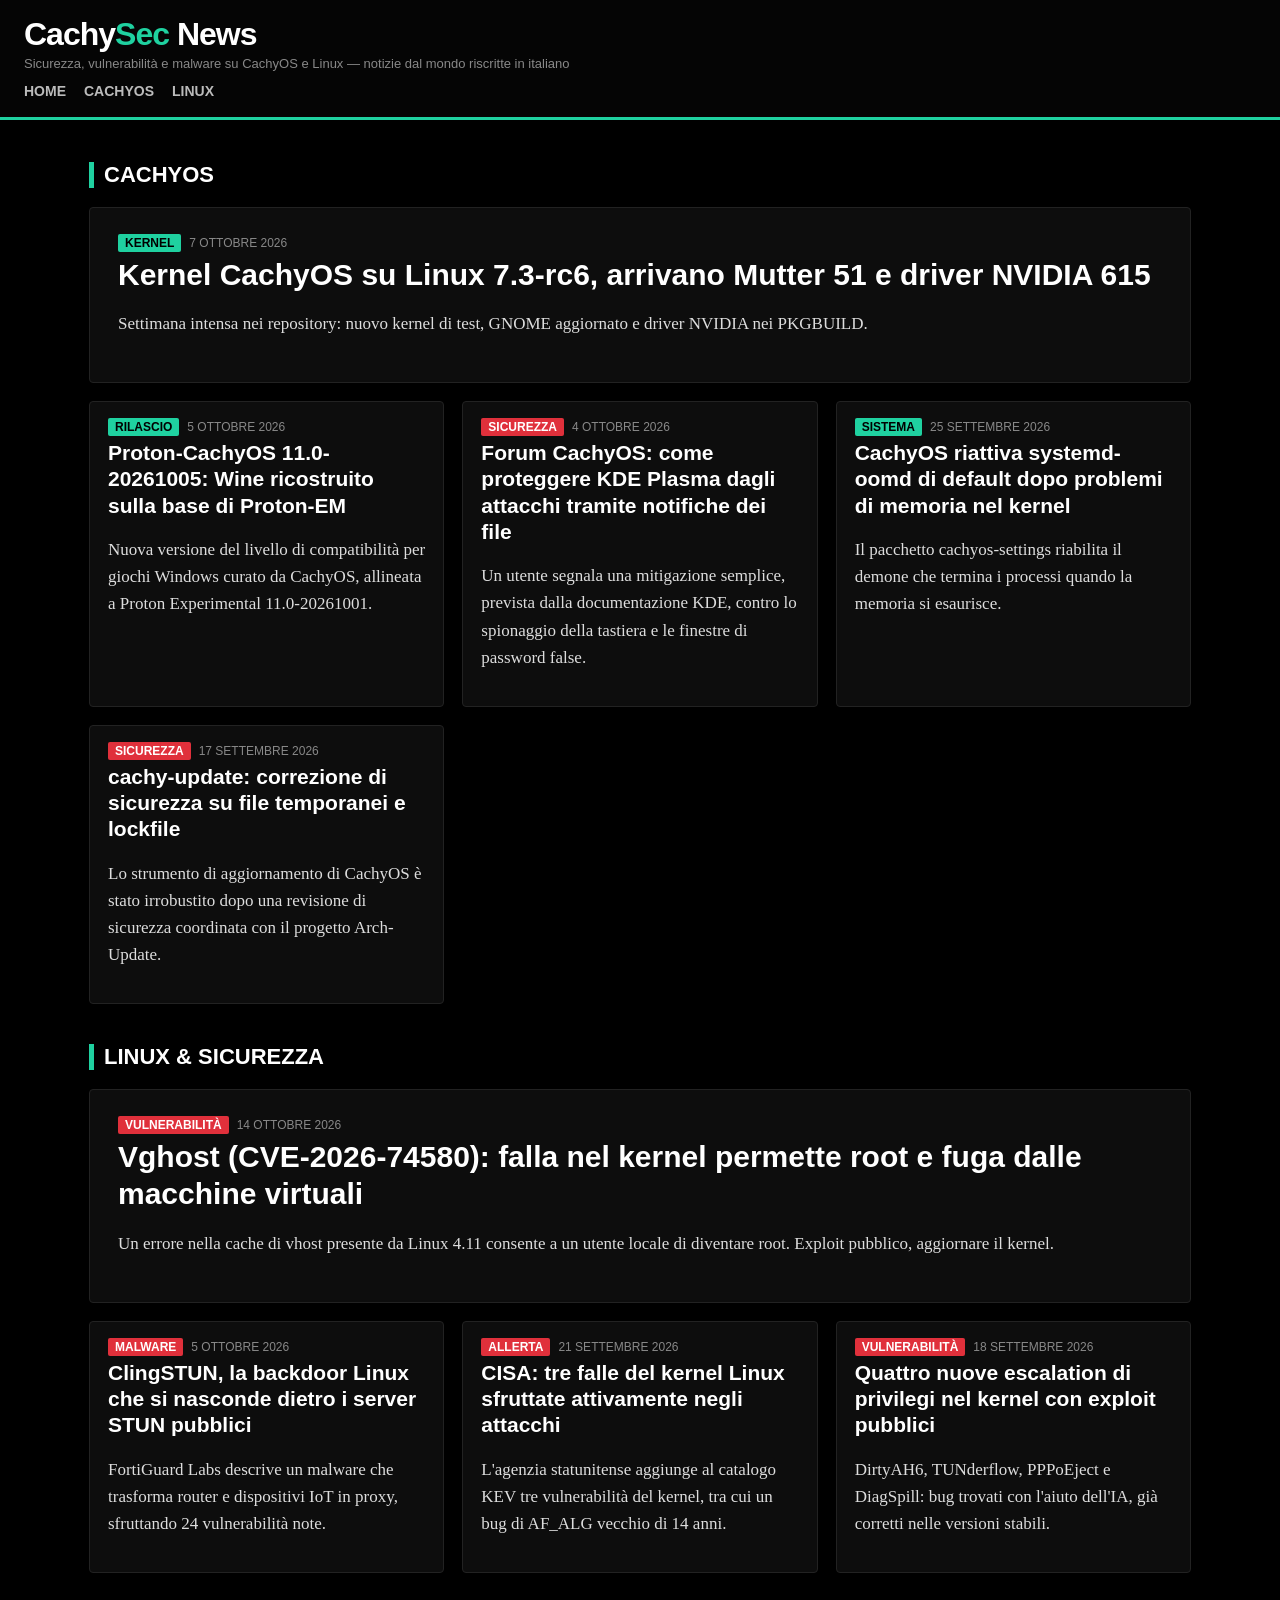
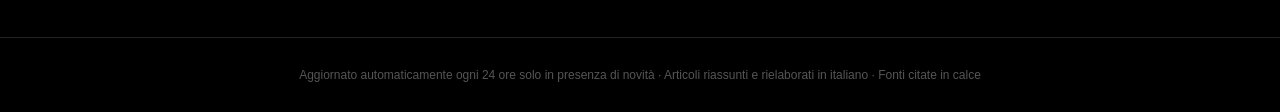
<file: docs/index.html>
<!doctype html><html lang="it"><head><meta charset="utf-8"><meta name="viewport" content="width=device-width,initial-scale=1"><title>CachySec News – Sicurezza CachyOS e Linux</title><link rel="stylesheet" href="style.css"></head><body>
<header><a href="index.html"><div class="logo">Cachy<span>Sec</span> News</div></a><div class="tagline">Sicurezza, vulnerabilità e malware su CachyOS e Linux — notizie dal mondo riscritte in italiano</div>
<nav><a href="index.html">Home</a><a href="index.html#cachyos">CachyOS</a><a href="index.html#linux">Linux</a></nav></header><main><h2 class="sec" id="cachyos">CachyOS</h2><div class="grid"><a class="card lead" href="articoli/cachyos-kernel-73-rc6.html"><div class="meta"><span class="tag Kernel">Kernel</span>7 ottobre 2026</div><h3>Kernel CachyOS su Linux 7.3-rc6, arrivano Mutter 51 e driver NVIDIA 615</h3><p>Settimana intensa nei repository: nuovo kernel di test, GNOME aggiornato e driver NVIDIA nei PKGBUILD.</p></a><a class="card" href="articoli/proton-cachyos-11-20261005.html"><div class="meta"><span class="tag Rilascio">Rilascio</span>5 ottobre 2026</div><h3>Proton-CachyOS 11.0-20261005: Wine ricostruito sulla base di Proton-EM</h3><p>Nuova versione del livello di compatibilità per giochi Windows curato da CachyOS, allineata a Proton Experimental 11.0-20261001.</p></a><a class="card" href="articoli/kde-file-notification-attacks.html"><div class="meta"><span class="tag Sicurezza">Sicurezza</span>4 ottobre 2026</div><h3>Forum CachyOS: come proteggere KDE Plasma dagli attacchi tramite notifiche dei file</h3><p>Un utente segnala una mitigazione semplice, prevista dalla documentazione KDE, contro lo spionaggio della tastiera e le finestre di password false.</p></a><a class="card" href="articoli/cachyos-oomd-default-2026-09.html"><div class="meta"><span class="tag Sistema">Sistema</span>25 settembre 2026</div><h3>CachyOS riattiva systemd-oomd di default dopo problemi di memoria nel kernel</h3><p>Il pacchetto cachyos-settings riabilita il demone che termina i processi quando la memoria si esaurisce.</p></a><a class="card" href="articoli/cachy-update-hardening-2026-09.html"><div class="meta"><span class="tag Sicurezza">Sicurezza</span>17 settembre 2026</div><h3>cachy-update: correzione di sicurezza su file temporanei e lockfile</h3><p>Lo strumento di aggiornamento di CachyOS è stato irrobustito dopo una revisione di sicurezza coordinata con il progetto Arch-Update.</p></a></div><h2 class="sec" id="linux">Linux &amp; Sicurezza</h2><div class="grid"><a class="card lead" href="articoli/vghost-cve-2026-74580.html"><div class="meta"><span class="tag Vulnerabilità">Vulnerabilità</span>14 ottobre 2026</div><h3>Vghost (CVE-2026-74580): falla nel kernel permette root e fuga dalle macchine virtuali</h3><p>Un errore nella cache di vhost presente da Linux 4.11 consente a un utente locale di diventare root. Exploit pubblico, aggiornare il kernel.</p></a><a class="card" href="articoli/clingstun-backdoor.html"><div class="meta"><span class="tag Malware">Malware</span>5 ottobre 2026</div><h3>ClingSTUN, la backdoor Linux che si nasconde dietro i server STUN pubblici</h3><p>FortiGuard Labs descrive un malware che trasforma router e dispositivi IoT in proxy, sfruttando 24 vulnerabilità note.</p></a><a class="card" href="articoli/cisa-kev-three-kernel-flaws.html"><div class="meta"><span class="tag Allerta">Allerta</span>21 settembre 2026</div><h3>CISA: tre falle del kernel Linux sfruttate attivamente negli attacchi</h3><p>L&#x27;agenzia statunitense aggiunge al catalogo KEV tre vulnerabilità del kernel, tra cui un bug di AF_ALG vecchio di 14 anni.</p></a><a class="card" href="articoli/four-lpe-manizada.html"><div class="meta"><span class="tag Vulnerabilità">Vulnerabilità</span>18 settembre 2026</div><h3>Quattro nuove escalation di privilegi nel kernel con exploit pubblici</h3><p>DirtyAH6, TUNderflow, PPPoEject e DiagSpill: bug trovati con l&#x27;aiuto dell&#x27;IA, già corretti nelle versioni stabili.</p></a></div></main>
<footer>Aggiornato automaticamente ogni 24 ore solo in presenza di novità · Articoli riassunti e rielaborati in italiano · Fonti citate in calce</footer></body></html>
</file>
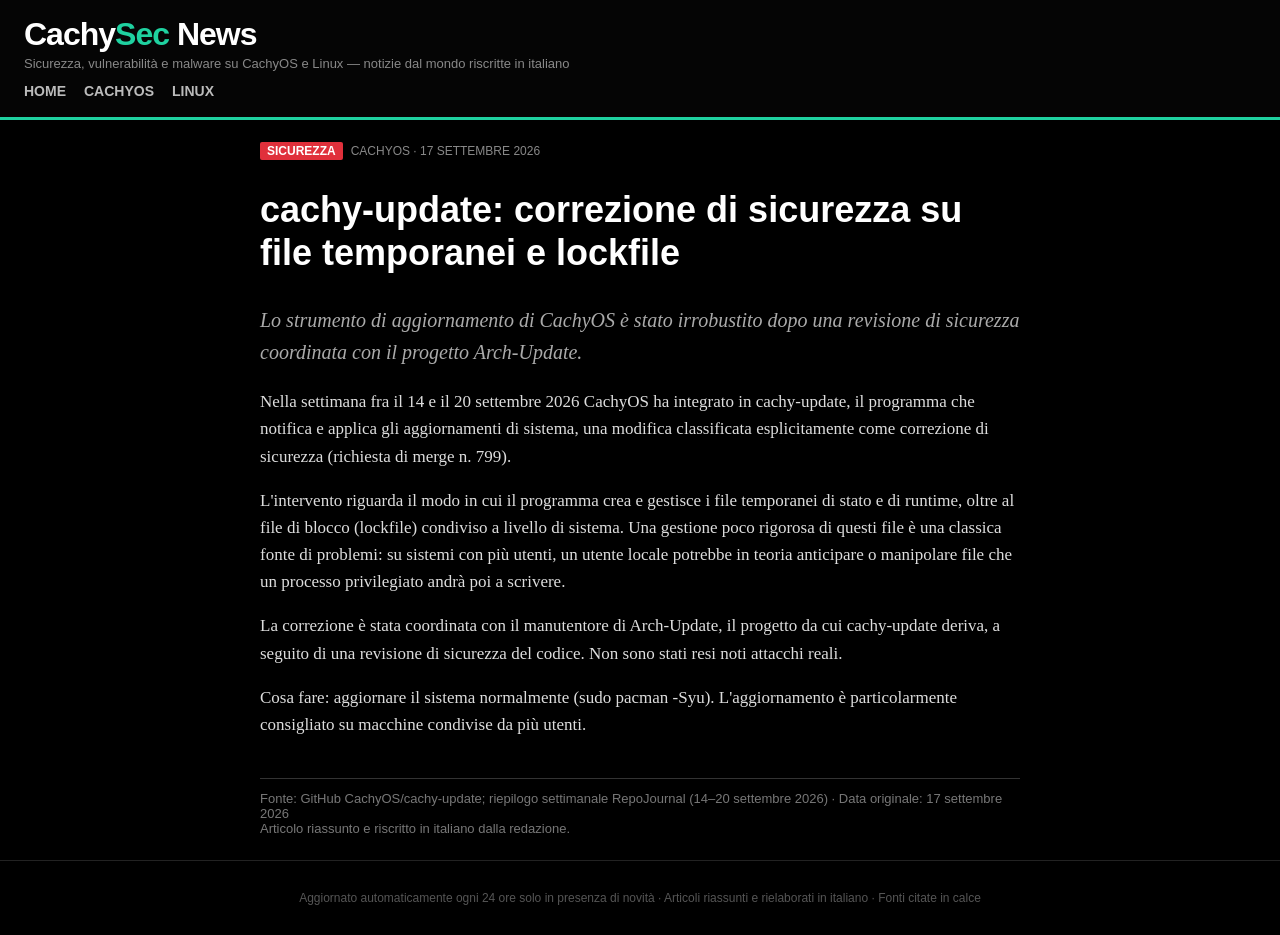
<file: docs/articoli/cachy-update-hardening-2026-09.html>
<!doctype html><html lang="it"><head><meta charset="utf-8"><meta name="viewport" content="width=device-width,initial-scale=1"><title>cachy-update: correzione di sicurezza su file temporanei e lockfile</title><link rel="stylesheet" href="../style.css"></head><body>
<header><a href="../index.html"><div class="logo">Cachy<span>Sec</span> News</div></a><div class="tagline">Sicurezza, vulnerabilità e malware su CachyOS e Linux — notizie dal mondo riscritte in italiano</div>
<nav><a href="../index.html">Home</a><a href="../index.html#cachyos">CachyOS</a><a href="../index.html#linux">Linux</a></nav></header><main><article><div class="meta"><span class="tag Sicurezza">Sicurezza</span>CachyOS · 17 settembre 2026</div><h1>cachy-update: correzione di sicurezza su file temporanei e lockfile</h1><p class="lede">Lo strumento di aggiornamento di CachyOS è stato irrobustito dopo una revisione di sicurezza coordinata con il progetto Arch-Update.</p><p>Nella settimana fra il 14 e il 20 settembre 2026 CachyOS ha integrato in cachy-update, il programma che notifica e applica gli aggiornamenti di sistema, una modifica classificata esplicitamente come correzione di sicurezza (richiesta di merge n. 799).</p><p>L&#x27;intervento riguarda il modo in cui il programma crea e gestisce i file temporanei di stato e di runtime, oltre al file di blocco (lockfile) condiviso a livello di sistema. Una gestione poco rigorosa di questi file è una classica fonte di problemi: su sistemi con più utenti, un utente locale potrebbe in teoria anticipare o manipolare file che un processo privilegiato andrà poi a scrivere.</p><p>La correzione è stata coordinata con il manutentore di Arch-Update, il progetto da cui cachy-update deriva, a seguito di una revisione di sicurezza del codice. Non sono stati resi noti attacchi reali.</p><p>Cosa fare: aggiornare il sistema normalmente (sudo pacman -Syu). L&#x27;aggiornamento è particolarmente consigliato su macchine condivise da più utenti.</p><div class="src">Fonte: GitHub CachyOS/cachy-update; riepilogo settimanale RepoJournal (14–20 settembre 2026) · Data originale: 17 settembre 2026<br>Articolo riassunto e riscritto in italiano dalla redazione.</div></article></main>
<footer>Aggiornato automaticamente ogni 24 ore solo in presenza di novità · Articoli riassunti e rielaborati in italiano · Fonti citate in calce</footer></body></html>
</file>
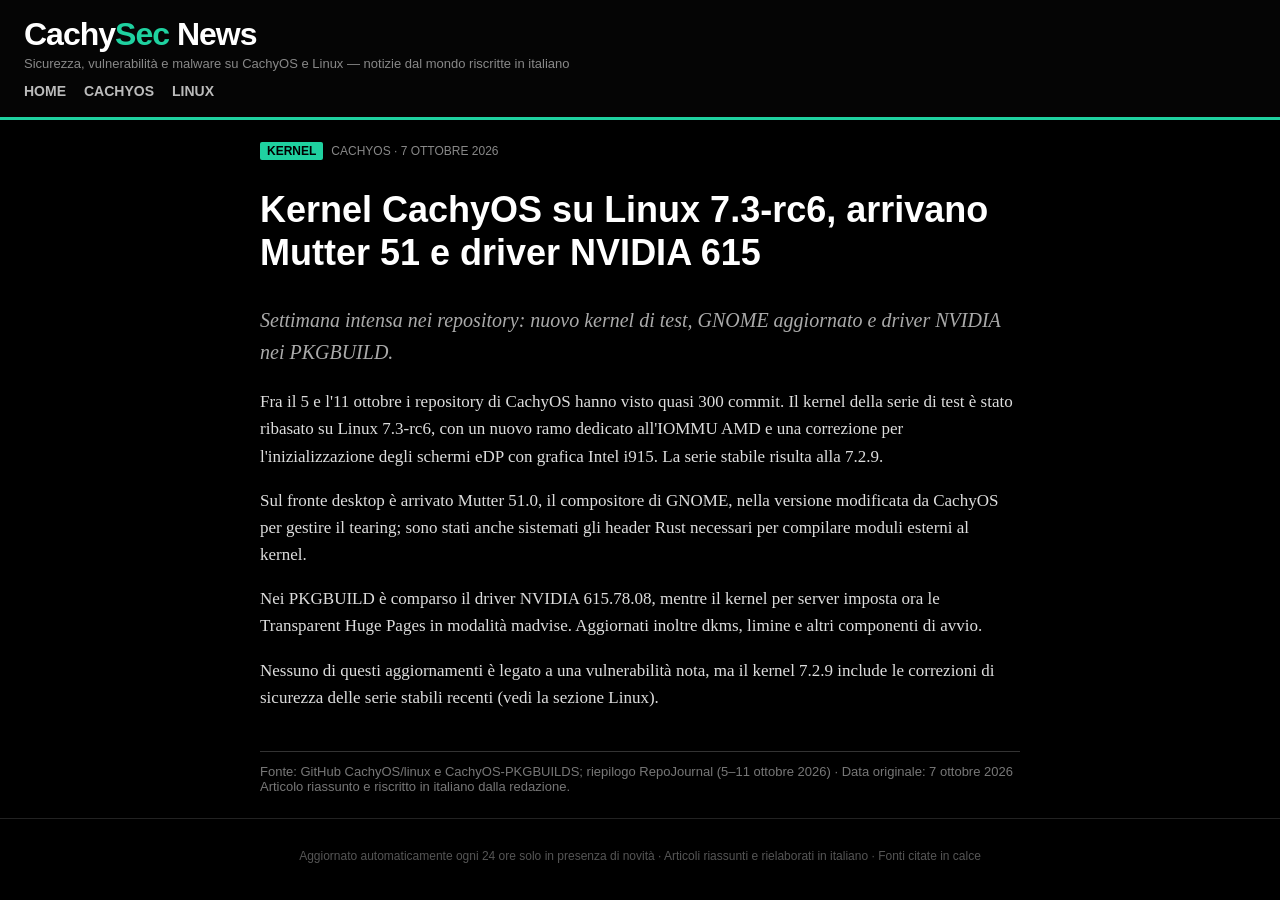
<file: docs/articoli/cachyos-kernel-73-rc6.html>
<!doctype html><html lang="it"><head><meta charset="utf-8"><meta name="viewport" content="width=device-width,initial-scale=1"><title>Kernel CachyOS su Linux 7.3-rc6, arrivano Mutter 51 e driver NVIDIA 615</title><link rel="stylesheet" href="../style.css"></head><body>
<header><a href="../index.html"><div class="logo">Cachy<span>Sec</span> News</div></a><div class="tagline">Sicurezza, vulnerabilità e malware su CachyOS e Linux — notizie dal mondo riscritte in italiano</div>
<nav><a href="../index.html">Home</a><a href="../index.html#cachyos">CachyOS</a><a href="../index.html#linux">Linux</a></nav></header><main><article><div class="meta"><span class="tag Kernel">Kernel</span>CachyOS · 7 ottobre 2026</div><h1>Kernel CachyOS su Linux 7.3-rc6, arrivano Mutter 51 e driver NVIDIA 615</h1><p class="lede">Settimana intensa nei repository: nuovo kernel di test, GNOME aggiornato e driver NVIDIA nei PKGBUILD.</p><p>Fra il 5 e l&#x27;11 ottobre i repository di CachyOS hanno visto quasi 300 commit. Il kernel della serie di test è stato ribasato su Linux 7.3-rc6, con un nuovo ramo dedicato all&#x27;IOMMU AMD e una correzione per l&#x27;inizializzazione degli schermi eDP con grafica Intel i915. La serie stabile risulta alla 7.2.9.</p><p>Sul fronte desktop è arrivato Mutter 51.0, il compositore di GNOME, nella versione modificata da CachyOS per gestire il tearing; sono stati anche sistemati gli header Rust necessari per compilare moduli esterni al kernel.</p><p>Nei PKGBUILD è comparso il driver NVIDIA 615.78.08, mentre il kernel per server imposta ora le Transparent Huge Pages in modalità madvise. Aggiornati inoltre dkms, limine e altri componenti di avvio.</p><p>Nessuno di questi aggiornamenti è legato a una vulnerabilità nota, ma il kernel 7.2.9 include le correzioni di sicurezza delle serie stabili recenti (vedi la sezione Linux).</p><div class="src">Fonte: GitHub CachyOS/linux e CachyOS-PKGBUILDS; riepilogo RepoJournal (5–11 ottobre 2026) · Data originale: 7 ottobre 2026<br>Articolo riassunto e riscritto in italiano dalla redazione.</div></article></main>
<footer>Aggiornato automaticamente ogni 24 ore solo in presenza di novità · Articoli riassunti e rielaborati in italiano · Fonti citate in calce</footer></body></html>
</file>
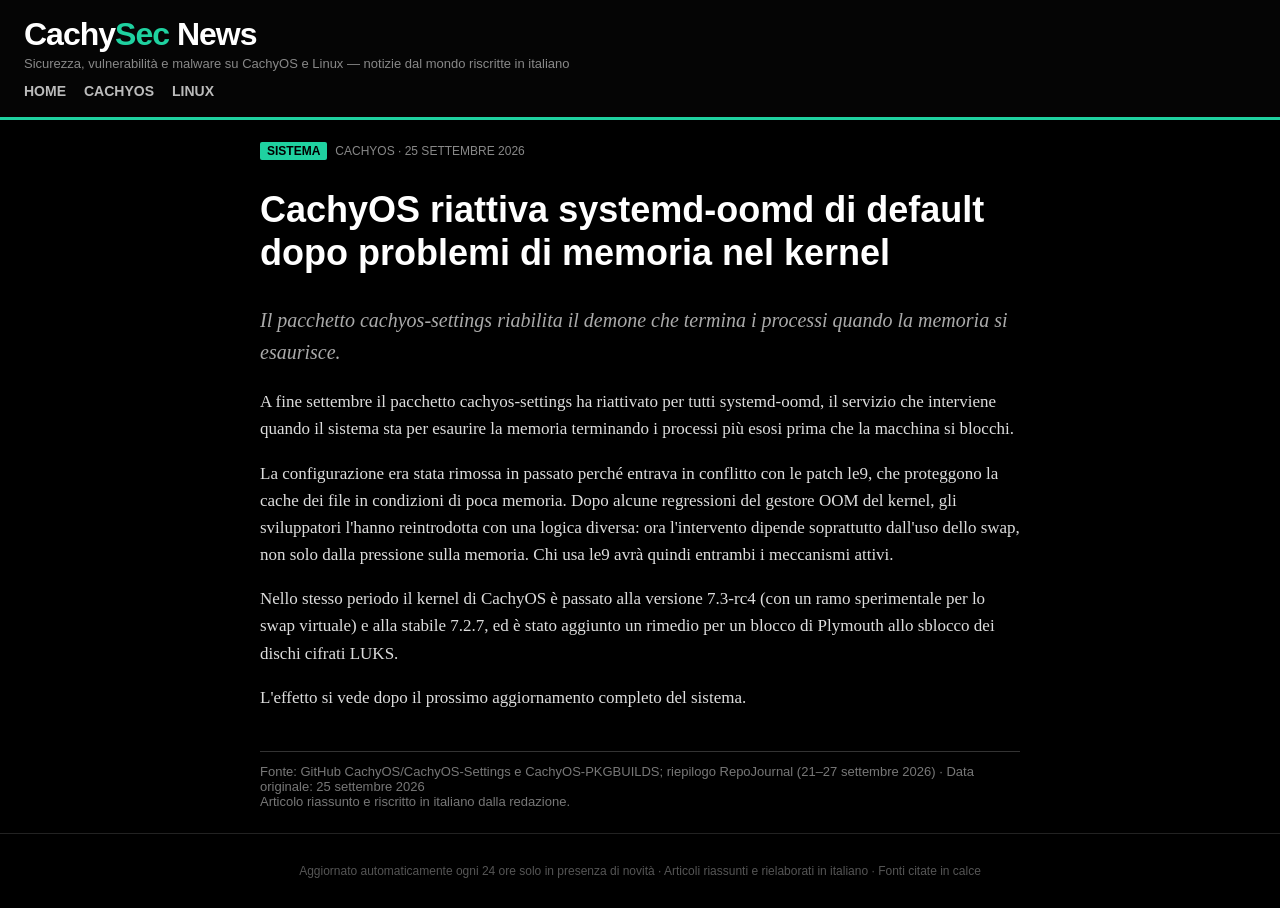
<file: docs/articoli/cachyos-oomd-default-2026-09.html>
<!doctype html><html lang="it"><head><meta charset="utf-8"><meta name="viewport" content="width=device-width,initial-scale=1"><title>CachyOS riattiva systemd-oomd di default dopo problemi di memoria nel kernel</title><link rel="stylesheet" href="../style.css"></head><body>
<header><a href="../index.html"><div class="logo">Cachy<span>Sec</span> News</div></a><div class="tagline">Sicurezza, vulnerabilità e malware su CachyOS e Linux — notizie dal mondo riscritte in italiano</div>
<nav><a href="../index.html">Home</a><a href="../index.html#cachyos">CachyOS</a><a href="../index.html#linux">Linux</a></nav></header><main><article><div class="meta"><span class="tag Sistema">Sistema</span>CachyOS · 25 settembre 2026</div><h1>CachyOS riattiva systemd-oomd di default dopo problemi di memoria nel kernel</h1><p class="lede">Il pacchetto cachyos-settings riabilita il demone che termina i processi quando la memoria si esaurisce.</p><p>A fine settembre il pacchetto cachyos-settings ha riattivato per tutti systemd-oomd, il servizio che interviene quando il sistema sta per esaurire la memoria terminando i processi più esosi prima che la macchina si blocchi.</p><p>La configurazione era stata rimossa in passato perché entrava in conflitto con le patch le9, che proteggono la cache dei file in condizioni di poca memoria. Dopo alcune regressioni del gestore OOM del kernel, gli sviluppatori l&#x27;hanno reintrodotta con una logica diversa: ora l&#x27;intervento dipende soprattutto dall&#x27;uso dello swap, non solo dalla pressione sulla memoria. Chi usa le9 avrà quindi entrambi i meccanismi attivi.</p><p>Nello stesso periodo il kernel di CachyOS è passato alla versione 7.3-rc4 (con un ramo sperimentale per lo swap virtuale) e alla stabile 7.2.7, ed è stato aggiunto un rimedio per un blocco di Plymouth allo sblocco dei dischi cifrati LUKS.</p><p>L&#x27;effetto si vede dopo il prossimo aggiornamento completo del sistema.</p><div class="src">Fonte: GitHub CachyOS/CachyOS-Settings e CachyOS-PKGBUILDS; riepilogo RepoJournal (21–27 settembre 2026) · Data originale: 25 settembre 2026<br>Articolo riassunto e riscritto in italiano dalla redazione.</div></article></main>
<footer>Aggiornato automaticamente ogni 24 ore solo in presenza di novità · Articoli riassunti e rielaborati in italiano · Fonti citate in calce</footer></body></html>
</file>
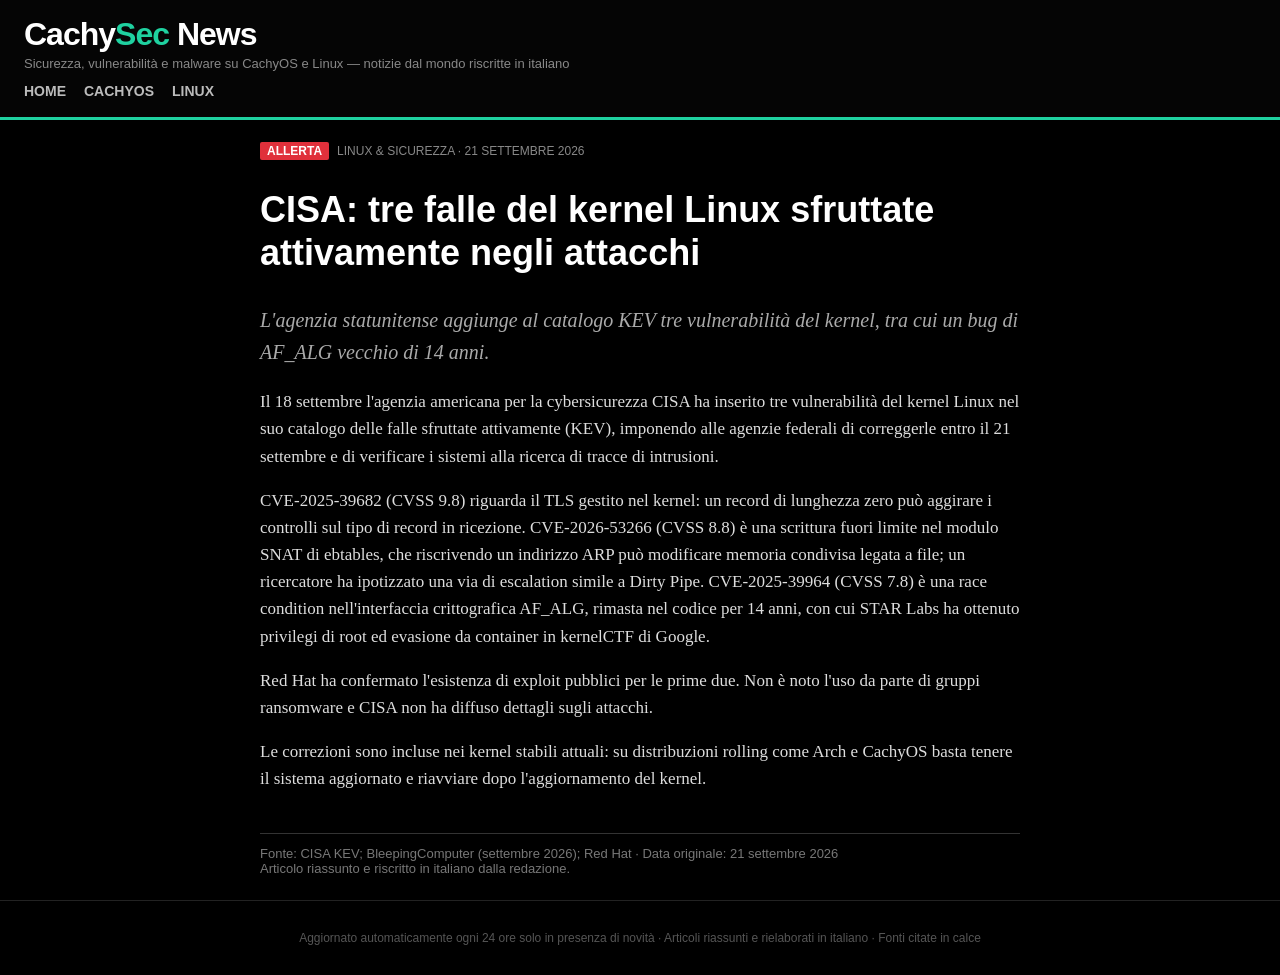
<file: docs/articoli/cisa-kev-three-kernel-flaws.html>
<!doctype html><html lang="it"><head><meta charset="utf-8"><meta name="viewport" content="width=device-width,initial-scale=1"><title>CISA: tre falle del kernel Linux sfruttate attivamente negli attacchi</title><link rel="stylesheet" href="../style.css"></head><body>
<header><a href="../index.html"><div class="logo">Cachy<span>Sec</span> News</div></a><div class="tagline">Sicurezza, vulnerabilità e malware su CachyOS e Linux — notizie dal mondo riscritte in italiano</div>
<nav><a href="../index.html">Home</a><a href="../index.html#cachyos">CachyOS</a><a href="../index.html#linux">Linux</a></nav></header><main><article><div class="meta"><span class="tag Allerta">Allerta</span>Linux &amp; Sicurezza · 21 settembre 2026</div><h1>CISA: tre falle del kernel Linux sfruttate attivamente negli attacchi</h1><p class="lede">L&#x27;agenzia statunitense aggiunge al catalogo KEV tre vulnerabilità del kernel, tra cui un bug di AF_ALG vecchio di 14 anni.</p><p>Il 18 settembre l&#x27;agenzia americana per la cybersicurezza CISA ha inserito tre vulnerabilità del kernel Linux nel suo catalogo delle falle sfruttate attivamente (KEV), imponendo alle agenzie federali di correggerle entro il 21 settembre e di verificare i sistemi alla ricerca di tracce di intrusioni.</p><p>CVE-2025-39682 (CVSS 9.8) riguarda il TLS gestito nel kernel: un record di lunghezza zero può aggirare i controlli sul tipo di record in ricezione. CVE-2026-53266 (CVSS 8.8) è una scrittura fuori limite nel modulo SNAT di ebtables, che riscrivendo un indirizzo ARP può modificare memoria condivisa legata a file; un ricercatore ha ipotizzato una via di escalation simile a Dirty Pipe. CVE-2025-39964 (CVSS 7.8) è una race condition nell&#x27;interfaccia crittografica AF_ALG, rimasta nel codice per 14 anni, con cui STAR Labs ha ottenuto privilegi di root ed evasione da container in kernelCTF di Google.</p><p>Red Hat ha confermato l&#x27;esistenza di exploit pubblici per le prime due. Non è noto l&#x27;uso da parte di gruppi ransomware e CISA non ha diffuso dettagli sugli attacchi.</p><p>Le correzioni sono incluse nei kernel stabili attuali: su distribuzioni rolling come Arch e CachyOS basta tenere il sistema aggiornato e riavviare dopo l&#x27;aggiornamento del kernel.</p><div class="src">Fonte: CISA KEV; BleepingComputer (settembre 2026); Red Hat · Data originale: 21 settembre 2026<br>Articolo riassunto e riscritto in italiano dalla redazione.</div></article></main>
<footer>Aggiornato automaticamente ogni 24 ore solo in presenza di novità · Articoli riassunti e rielaborati in italiano · Fonti citate in calce</footer></body></html>
</file>
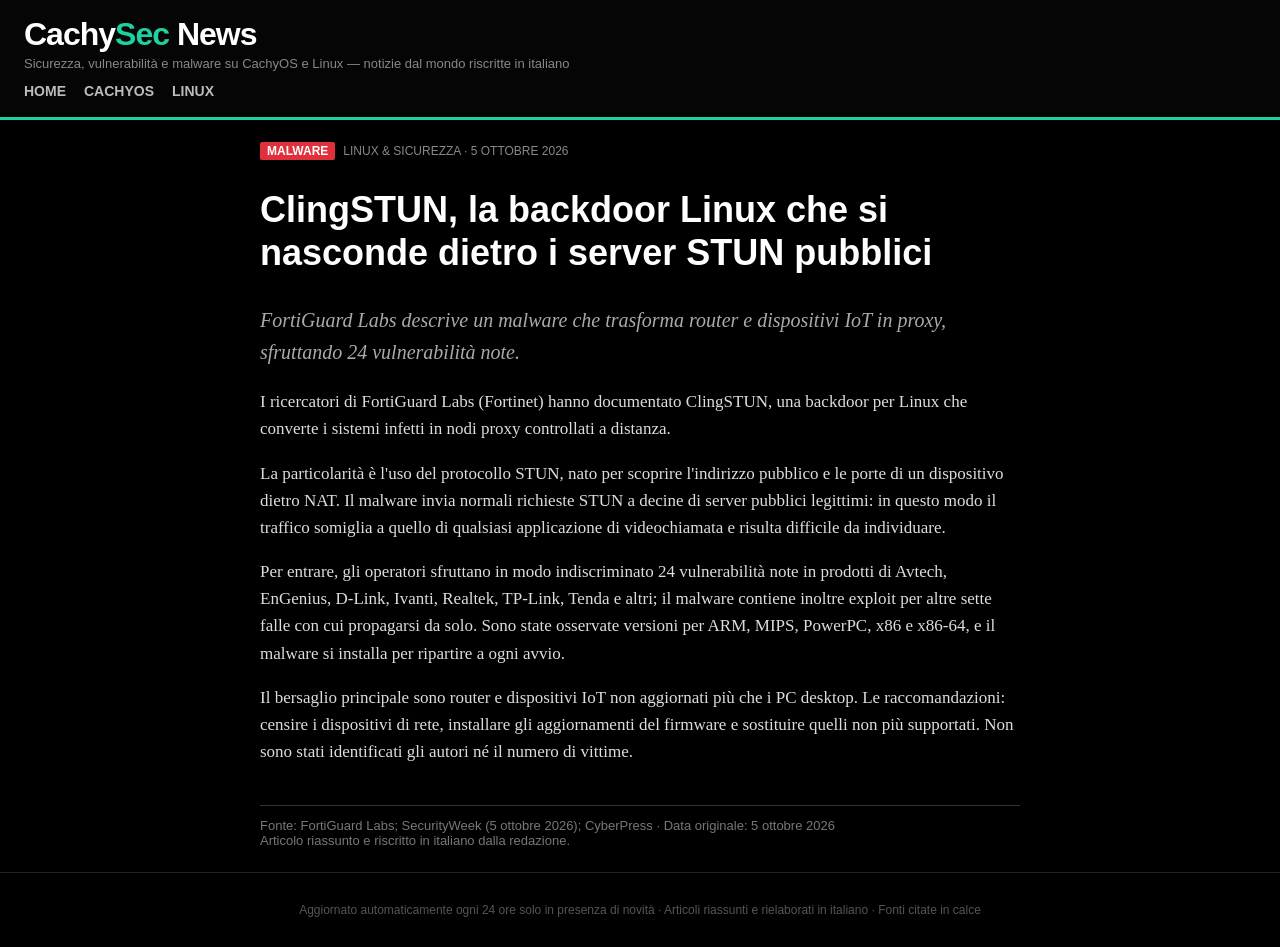
<file: docs/articoli/clingstun-backdoor.html>
<!doctype html><html lang="it"><head><meta charset="utf-8"><meta name="viewport" content="width=device-width,initial-scale=1"><title>ClingSTUN, la backdoor Linux che si nasconde dietro i server STUN pubblici</title><link rel="stylesheet" href="../style.css"></head><body>
<header><a href="../index.html"><div class="logo">Cachy<span>Sec</span> News</div></a><div class="tagline">Sicurezza, vulnerabilità e malware su CachyOS e Linux — notizie dal mondo riscritte in italiano</div>
<nav><a href="../index.html">Home</a><a href="../index.html#cachyos">CachyOS</a><a href="../index.html#linux">Linux</a></nav></header><main><article><div class="meta"><span class="tag Malware">Malware</span>Linux &amp; Sicurezza · 5 ottobre 2026</div><h1>ClingSTUN, la backdoor Linux che si nasconde dietro i server STUN pubblici</h1><p class="lede">FortiGuard Labs descrive un malware che trasforma router e dispositivi IoT in proxy, sfruttando 24 vulnerabilità note.</p><p>I ricercatori di FortiGuard Labs (Fortinet) hanno documentato ClingSTUN, una backdoor per Linux che converte i sistemi infetti in nodi proxy controllati a distanza.</p><p>La particolarità è l&#x27;uso del protocollo STUN, nato per scoprire l&#x27;indirizzo pubblico e le porte di un dispositivo dietro NAT. Il malware invia normali richieste STUN a decine di server pubblici legittimi: in questo modo il traffico somiglia a quello di qualsiasi applicazione di videochiamata e risulta difficile da individuare.</p><p>Per entrare, gli operatori sfruttano in modo indiscriminato 24 vulnerabilità note in prodotti di Avtech, EnGenius, D-Link, Ivanti, Realtek, TP-Link, Tenda e altri; il malware contiene inoltre exploit per altre sette falle con cui propagarsi da solo. Sono state osservate versioni per ARM, MIPS, PowerPC, x86 e x86-64, e il malware si installa per ripartire a ogni avvio.</p><p>Il bersaglio principale sono router e dispositivi IoT non aggiornati più che i PC desktop. Le raccomandazioni: censire i dispositivi di rete, installare gli aggiornamenti del firmware e sostituire quelli non più supportati. Non sono stati identificati gli autori né il numero di vittime.</p><div class="src">Fonte: FortiGuard Labs; SecurityWeek (5 ottobre 2026); CyberPress · Data originale: 5 ottobre 2026<br>Articolo riassunto e riscritto in italiano dalla redazione.</div></article></main>
<footer>Aggiornato automaticamente ogni 24 ore solo in presenza di novità · Articoli riassunti e rielaborati in italiano · Fonti citate in calce</footer></body></html>
</file>
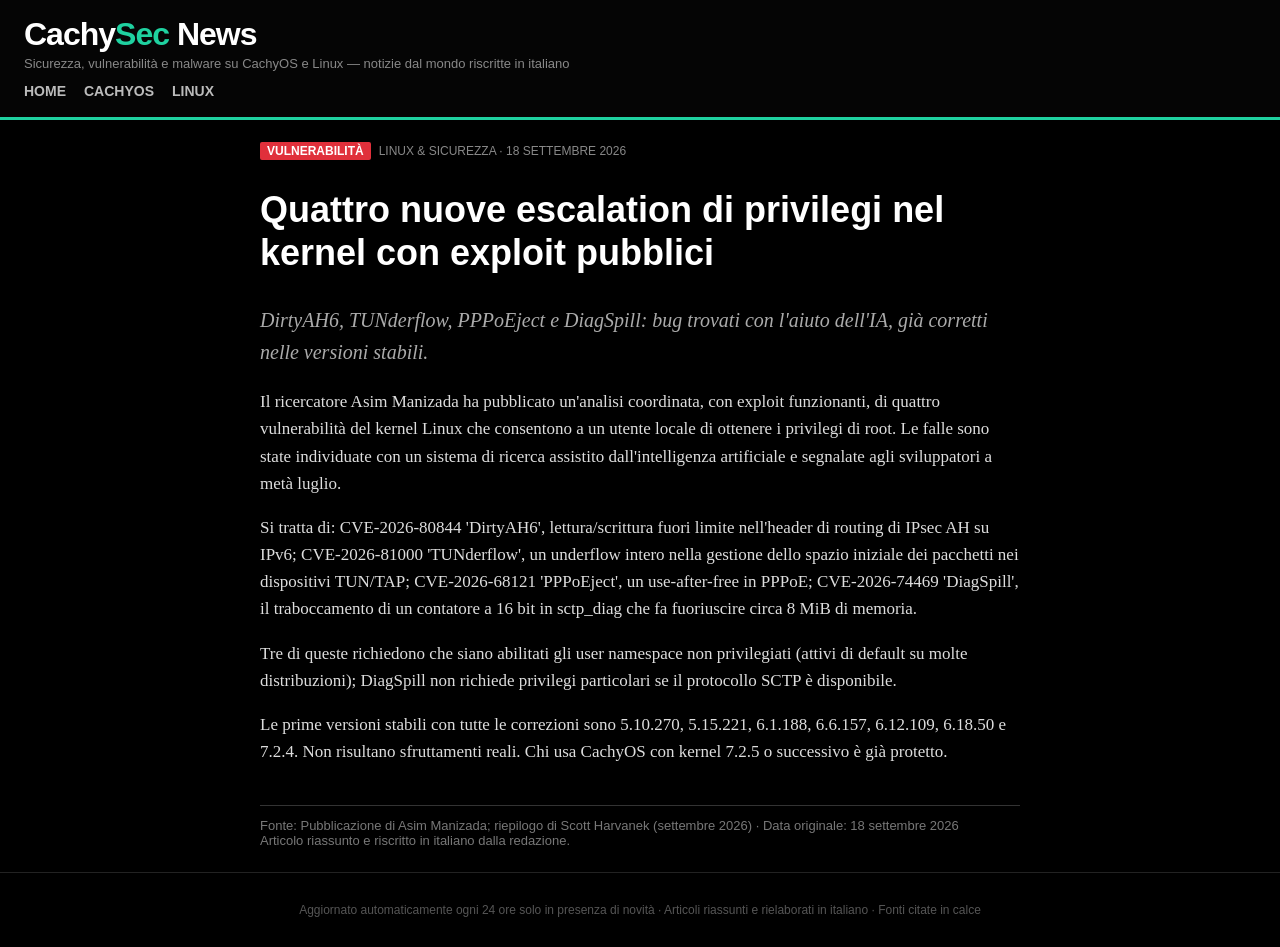
<file: docs/articoli/four-lpe-manizada.html>
<!doctype html><html lang="it"><head><meta charset="utf-8"><meta name="viewport" content="width=device-width,initial-scale=1"><title>Quattro nuove escalation di privilegi nel kernel con exploit pubblici</title><link rel="stylesheet" href="../style.css"></head><body>
<header><a href="../index.html"><div class="logo">Cachy<span>Sec</span> News</div></a><div class="tagline">Sicurezza, vulnerabilità e malware su CachyOS e Linux — notizie dal mondo riscritte in italiano</div>
<nav><a href="../index.html">Home</a><a href="../index.html#cachyos">CachyOS</a><a href="../index.html#linux">Linux</a></nav></header><main><article><div class="meta"><span class="tag Vulnerabilità">Vulnerabilità</span>Linux &amp; Sicurezza · 18 settembre 2026</div><h1>Quattro nuove escalation di privilegi nel kernel con exploit pubblici</h1><p class="lede">DirtyAH6, TUNderflow, PPPoEject e DiagSpill: bug trovati con l&#x27;aiuto dell&#x27;IA, già corretti nelle versioni stabili.</p><p>Il ricercatore Asim Manizada ha pubblicato un&#x27;analisi coordinata, con exploit funzionanti, di quattro vulnerabilità del kernel Linux che consentono a un utente locale di ottenere i privilegi di root. Le falle sono state individuate con un sistema di ricerca assistito dall&#x27;intelligenza artificiale e segnalate agli sviluppatori a metà luglio.</p><p>Si tratta di: CVE-2026-80844 &#x27;DirtyAH6&#x27;, lettura/scrittura fuori limite nell&#x27;header di routing di IPsec AH su IPv6; CVE-2026-81000 &#x27;TUNderflow&#x27;, un underflow intero nella gestione dello spazio iniziale dei pacchetti nei dispositivi TUN/TAP; CVE-2026-68121 &#x27;PPPoEject&#x27;, un use-after-free in PPPoE; CVE-2026-74469 &#x27;DiagSpill&#x27;, il traboccamento di un contatore a 16 bit in sctp_diag che fa fuoriuscire circa 8 MiB di memoria.</p><p>Tre di queste richiedono che siano abilitati gli user namespace non privilegiati (attivi di default su molte distribuzioni); DiagSpill non richiede privilegi particolari se il protocollo SCTP è disponibile.</p><p>Le prime versioni stabili con tutte le correzioni sono 5.10.270, 5.15.221, 6.1.188, 6.6.157, 6.12.109, 6.18.50 e 7.2.4. Non risultano sfruttamenti reali. Chi usa CachyOS con kernel 7.2.5 o successivo è già protetto.</p><div class="src">Fonte: Pubblicazione di Asim Manizada; riepilogo di Scott Harvanek (settembre 2026) · Data originale: 18 settembre 2026<br>Articolo riassunto e riscritto in italiano dalla redazione.</div></article></main>
<footer>Aggiornato automaticamente ogni 24 ore solo in presenza di novità · Articoli riassunti e rielaborati in italiano · Fonti citate in calce</footer></body></html>
</file>
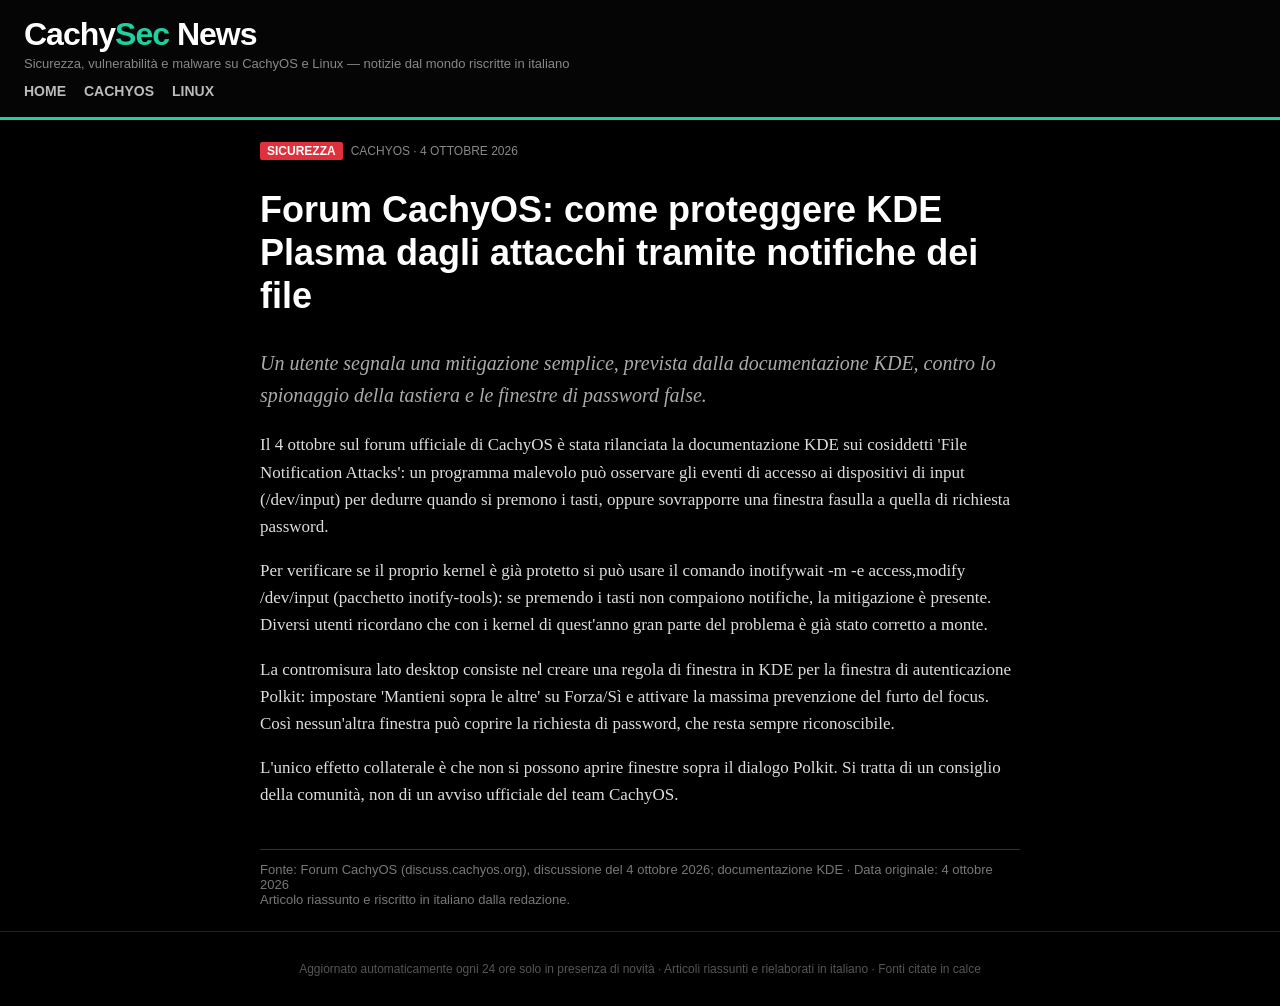
<file: docs/articoli/kde-file-notification-attacks.html>
<!doctype html><html lang="it"><head><meta charset="utf-8"><meta name="viewport" content="width=device-width,initial-scale=1"><title>Forum CachyOS: come proteggere KDE Plasma dagli attacchi tramite notifiche dei file</title><link rel="stylesheet" href="../style.css"></head><body>
<header><a href="../index.html"><div class="logo">Cachy<span>Sec</span> News</div></a><div class="tagline">Sicurezza, vulnerabilità e malware su CachyOS e Linux — notizie dal mondo riscritte in italiano</div>
<nav><a href="../index.html">Home</a><a href="../index.html#cachyos">CachyOS</a><a href="../index.html#linux">Linux</a></nav></header><main><article><div class="meta"><span class="tag Sicurezza">Sicurezza</span>CachyOS · 4 ottobre 2026</div><h1>Forum CachyOS: come proteggere KDE Plasma dagli attacchi tramite notifiche dei file</h1><p class="lede">Un utente segnala una mitigazione semplice, prevista dalla documentazione KDE, contro lo spionaggio della tastiera e le finestre di password false.</p><p>Il 4 ottobre sul forum ufficiale di CachyOS è stata rilanciata la documentazione KDE sui cosiddetti &#x27;File Notification Attacks&#x27;: un programma malevolo può osservare gli eventi di accesso ai dispositivi di input (/dev/input) per dedurre quando si premono i tasti, oppure sovrapporre una finestra fasulla a quella di richiesta password.</p><p>Per verificare se il proprio kernel è già protetto si può usare il comando inotifywait -m -e access,modify /dev/input (pacchetto inotify-tools): se premendo i tasti non compaiono notifiche, la mitigazione è presente. Diversi utenti ricordano che con i kernel di quest&#x27;anno gran parte del problema è già stato corretto a monte.</p><p>La contromisura lato desktop consiste nel creare una regola di finestra in KDE per la finestra di autenticazione Polkit: impostare &#x27;Mantieni sopra le altre&#x27; su Forza/Sì e attivare la massima prevenzione del furto del focus. Così nessun&#x27;altra finestra può coprire la richiesta di password, che resta sempre riconoscibile.</p><p>L&#x27;unico effetto collaterale è che non si possono aprire finestre sopra il dialogo Polkit. Si tratta di un consiglio della comunità, non di un avviso ufficiale del team CachyOS.</p><div class="src">Fonte: Forum CachyOS (discuss.cachyos.org), discussione del 4 ottobre 2026; documentazione KDE · Data originale: 4 ottobre 2026<br>Articolo riassunto e riscritto in italiano dalla redazione.</div></article></main>
<footer>Aggiornato automaticamente ogni 24 ore solo in presenza di novità · Articoli riassunti e rielaborati in italiano · Fonti citate in calce</footer></body></html>
</file>
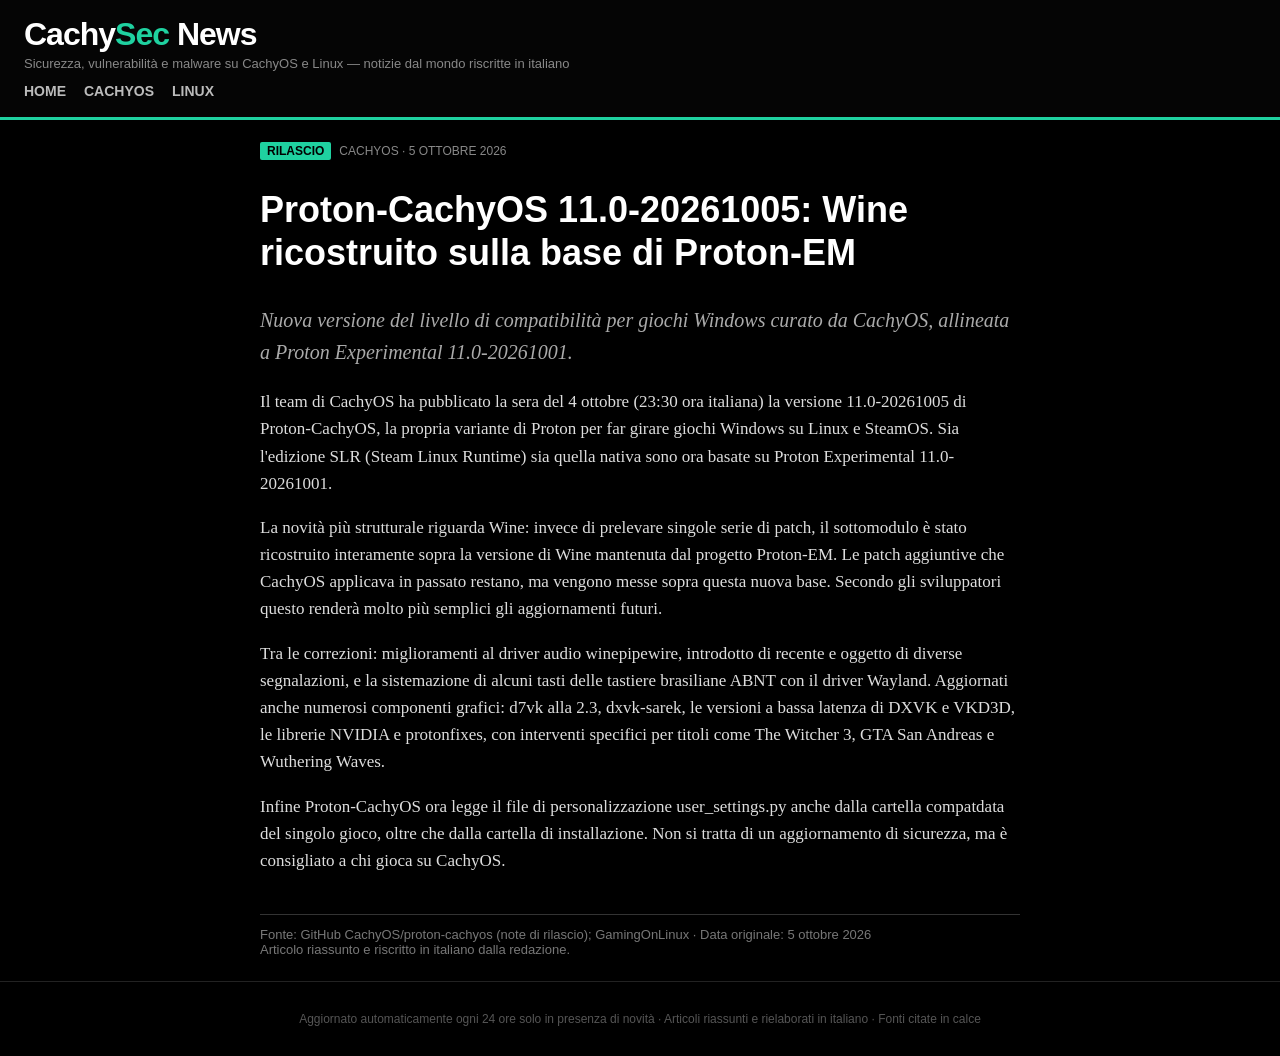
<file: docs/articoli/proton-cachyos-11-20261005.html>
<!doctype html><html lang="it"><head><meta charset="utf-8"><meta name="viewport" content="width=device-width,initial-scale=1"><title>Proton-CachyOS 11.0-20261005: Wine ricostruito sulla base di Proton-EM</title><link rel="stylesheet" href="../style.css"></head><body>
<header><a href="../index.html"><div class="logo">Cachy<span>Sec</span> News</div></a><div class="tagline">Sicurezza, vulnerabilità e malware su CachyOS e Linux — notizie dal mondo riscritte in italiano</div>
<nav><a href="../index.html">Home</a><a href="../index.html#cachyos">CachyOS</a><a href="../index.html#linux">Linux</a></nav></header><main><article><div class="meta"><span class="tag Rilascio">Rilascio</span>CachyOS · 5 ottobre 2026</div><h1>Proton-CachyOS 11.0-20261005: Wine ricostruito sulla base di Proton-EM</h1><p class="lede">Nuova versione del livello di compatibilità per giochi Windows curato da CachyOS, allineata a Proton Experimental 11.0-20261001.</p><p>Il team di CachyOS ha pubblicato la sera del 4 ottobre (23:30 ora italiana) la versione 11.0-20261005 di Proton-CachyOS, la propria variante di Proton per far girare giochi Windows su Linux e SteamOS. Sia l&#x27;edizione SLR (Steam Linux Runtime) sia quella nativa sono ora basate su Proton Experimental 11.0-20261001.</p><p>La novità più strutturale riguarda Wine: invece di prelevare singole serie di patch, il sottomodulo è stato ricostruito interamente sopra la versione di Wine mantenuta dal progetto Proton-EM. Le patch aggiuntive che CachyOS applicava in passato restano, ma vengono messe sopra questa nuova base. Secondo gli sviluppatori questo renderà molto più semplici gli aggiornamenti futuri.</p><p>Tra le correzioni: miglioramenti al driver audio winepipewire, introdotto di recente e oggetto di diverse segnalazioni, e la sistemazione di alcuni tasti delle tastiere brasiliane ABNT con il driver Wayland. Aggiornati anche numerosi componenti grafici: d7vk alla 2.3, dxvk-sarek, le versioni a bassa latenza di DXVK e VKD3D, le librerie NVIDIA e protonfixes, con interventi specifici per titoli come The Witcher 3, GTA San Andreas e Wuthering Waves.</p><p>Infine Proton-CachyOS ora legge il file di personalizzazione user_settings.py anche dalla cartella compatdata del singolo gioco, oltre che dalla cartella di installazione. Non si tratta di un aggiornamento di sicurezza, ma è consigliato a chi gioca su CachyOS.</p><div class="src">Fonte: GitHub CachyOS/proton-cachyos (note di rilascio); GamingOnLinux · Data originale: 5 ottobre 2026<br>Articolo riassunto e riscritto in italiano dalla redazione.</div></article></main>
<footer>Aggiornato automaticamente ogni 24 ore solo in presenza di novità · Articoli riassunti e rielaborati in italiano · Fonti citate in calce</footer></body></html>
</file>
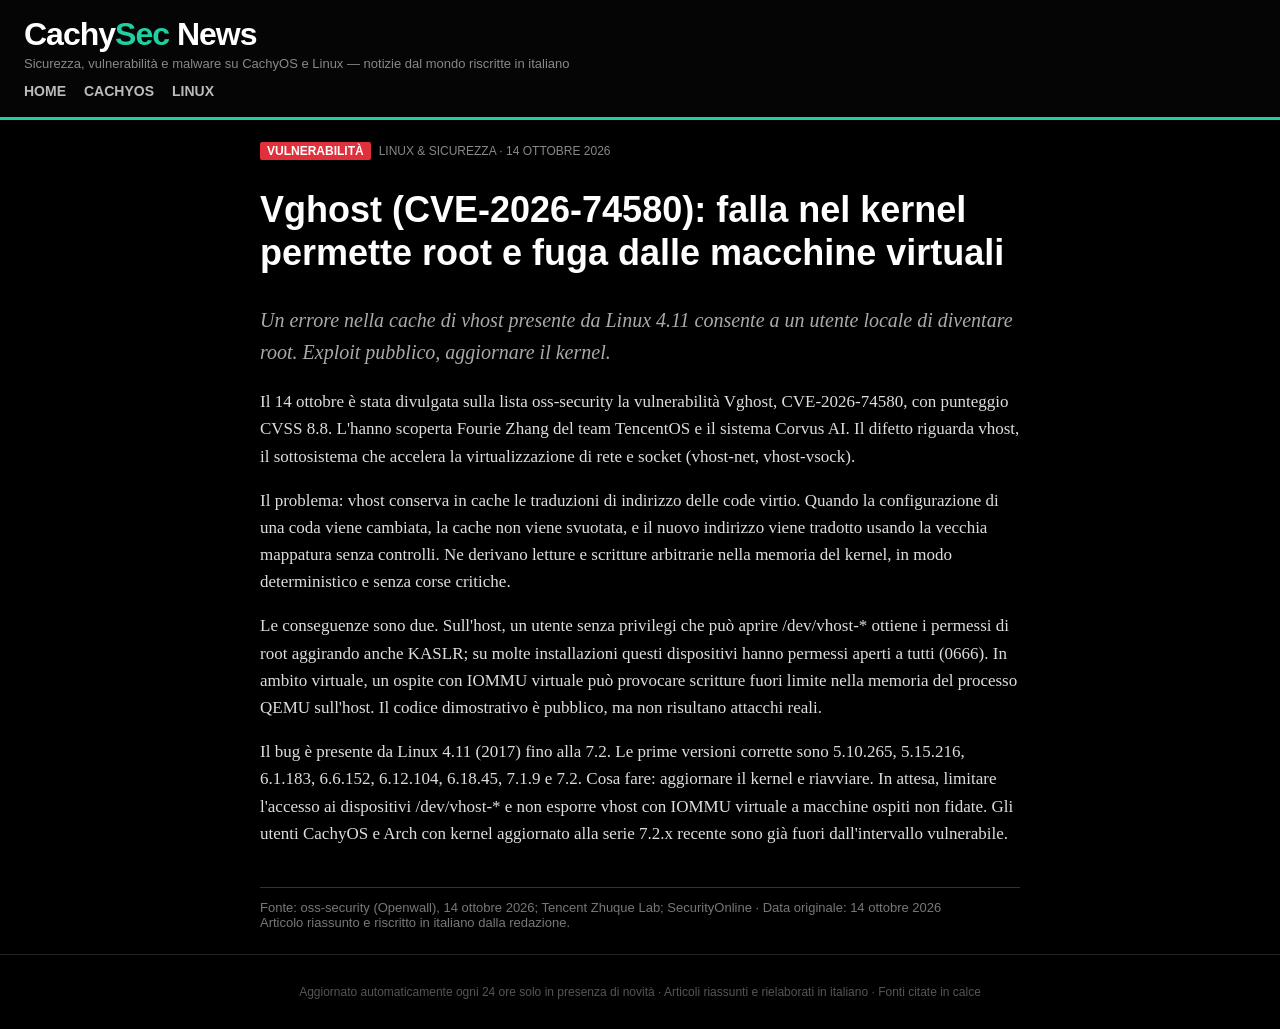
<file: docs/articoli/vghost-cve-2026-74580.html>
<!doctype html><html lang="it"><head><meta charset="utf-8"><meta name="viewport" content="width=device-width,initial-scale=1"><title>Vghost (CVE-2026-74580): falla nel kernel permette root e fuga dalle macchine virtuali</title><link rel="stylesheet" href="../style.css"></head><body>
<header><a href="../index.html"><div class="logo">Cachy<span>Sec</span> News</div></a><div class="tagline">Sicurezza, vulnerabilità e malware su CachyOS e Linux — notizie dal mondo riscritte in italiano</div>
<nav><a href="../index.html">Home</a><a href="../index.html#cachyos">CachyOS</a><a href="../index.html#linux">Linux</a></nav></header><main><article><div class="meta"><span class="tag Vulnerabilità">Vulnerabilità</span>Linux &amp; Sicurezza · 14 ottobre 2026</div><h1>Vghost (CVE-2026-74580): falla nel kernel permette root e fuga dalle macchine virtuali</h1><p class="lede">Un errore nella cache di vhost presente da Linux 4.11 consente a un utente locale di diventare root. Exploit pubblico, aggiornare il kernel.</p><p>Il 14 ottobre è stata divulgata sulla lista oss-security la vulnerabilità Vghost, CVE-2026-74580, con punteggio CVSS 8.8. L&#x27;hanno scoperta Fourie Zhang del team TencentOS e il sistema Corvus AI. Il difetto riguarda vhost, il sottosistema che accelera la virtualizzazione di rete e socket (vhost-net, vhost-vsock).</p><p>Il problema: vhost conserva in cache le traduzioni di indirizzo delle code virtio. Quando la configurazione di una coda viene cambiata, la cache non viene svuotata, e il nuovo indirizzo viene tradotto usando la vecchia mappatura senza controlli. Ne derivano letture e scritture arbitrarie nella memoria del kernel, in modo deterministico e senza corse critiche.</p><p>Le conseguenze sono due. Sull&#x27;host, un utente senza privilegi che può aprire /dev/vhost-* ottiene i permessi di root aggirando anche KASLR; su molte installazioni questi dispositivi hanno permessi aperti a tutti (0666). In ambito virtuale, un ospite con IOMMU virtuale può provocare scritture fuori limite nella memoria del processo QEMU sull&#x27;host. Il codice dimostrativo è pubblico, ma non risultano attacchi reali.</p><p>Il bug è presente da Linux 4.11 (2017) fino alla 7.2. Le prime versioni corrette sono 5.10.265, 5.15.216, 6.1.183, 6.6.152, 6.12.104, 6.18.45, 7.1.9 e 7.2. Cosa fare: aggiornare il kernel e riavviare. In attesa, limitare l&#x27;accesso ai dispositivi /dev/vhost-* e non esporre vhost con IOMMU virtuale a macchine ospiti non fidate. Gli utenti CachyOS e Arch con kernel aggiornato alla serie 7.2.x recente sono già fuori dall&#x27;intervallo vulnerabile.</p><div class="src">Fonte: oss-security (Openwall), 14 ottobre 2026; Tencent Zhuque Lab; SecurityOnline · Data originale: 14 ottobre 2026<br>Articolo riassunto e riscritto in italiano dalla redazione.</div></article></main>
<footer>Aggiornato automaticamente ogni 24 ore solo in presenza di novità · Articoli riassunti e rielaborati in italiano · Fonti citate in calce</footer></body></html>
</file>
<file: docs/style.css>
*{box-sizing:border-box}body{margin:0;background:#000;color:#ddd;font:17px/1.6 Georgia,serif}
a{color:inherit;text-decoration:none}header{border-bottom:3px solid #1fd1a0;padding:18px 24px;background:#050505}
.logo{font:800 32px/1 Arial,sans-serif;color:#fff;letter-spacing:-1px}.logo span{color:#1fd1a0}
.tagline{color:#888;font:13px Arial,sans-serif;margin-top:6px}nav{font:600 14px Arial,sans-serif;margin-top:12px}
nav a{margin-right:18px;color:#bbb;text-transform:uppercase}nav a:hover{color:#1fd1a0}
main{max-width:1150px;margin:auto;padding:24px}h2.sec{font:800 22px Arial,sans-serif;color:#fff;border-left:5px solid #1fd1a0;padding-left:10px;text-transform:uppercase}
.grid{display:grid;grid-template-columns:repeat(auto-fill,minmax(320px,1fr));gap:18px;margin-bottom:40px}
.card{background:#0d0d0d;border:1px solid #222;padding:18px;border-radius:4px;transition:.2s}.card:hover{border-color:#1fd1a0}
.card.lead{grid-column:1/-1;padding:28px}.card.lead h3{font-size:30px}
.card h3{color:#fff;margin:6px 0 8px;font:700 21px/1.25 Arial,sans-serif}.meta{font:12px Arial,sans-serif;color:#888;text-transform:uppercase}
.tag{background:#1fd1a0;color:#000;padding:2px 7px;font-weight:700;margin-right:8px;border-radius:2px}.tag.Sicurezza,.tag.Malware,.tag.Vulnerabilità,.tag.Allerta{background:#e0303b;color:#fff}
article{max-width:760px;margin:auto}article h1{color:#fff;font:800 36px/1.2 Arial,sans-serif}.lede{font-size:20px;color:#aaa;font-style:italic}
.src{margin-top:40px;border-top:1px solid #333;padding-top:12px;font:13px Arial,sans-serif;color:#777}
footer{text-align:center;color:#555;font:12px Arial,sans-serif;padding:30px;border-top:1px solid #222}
</file>
